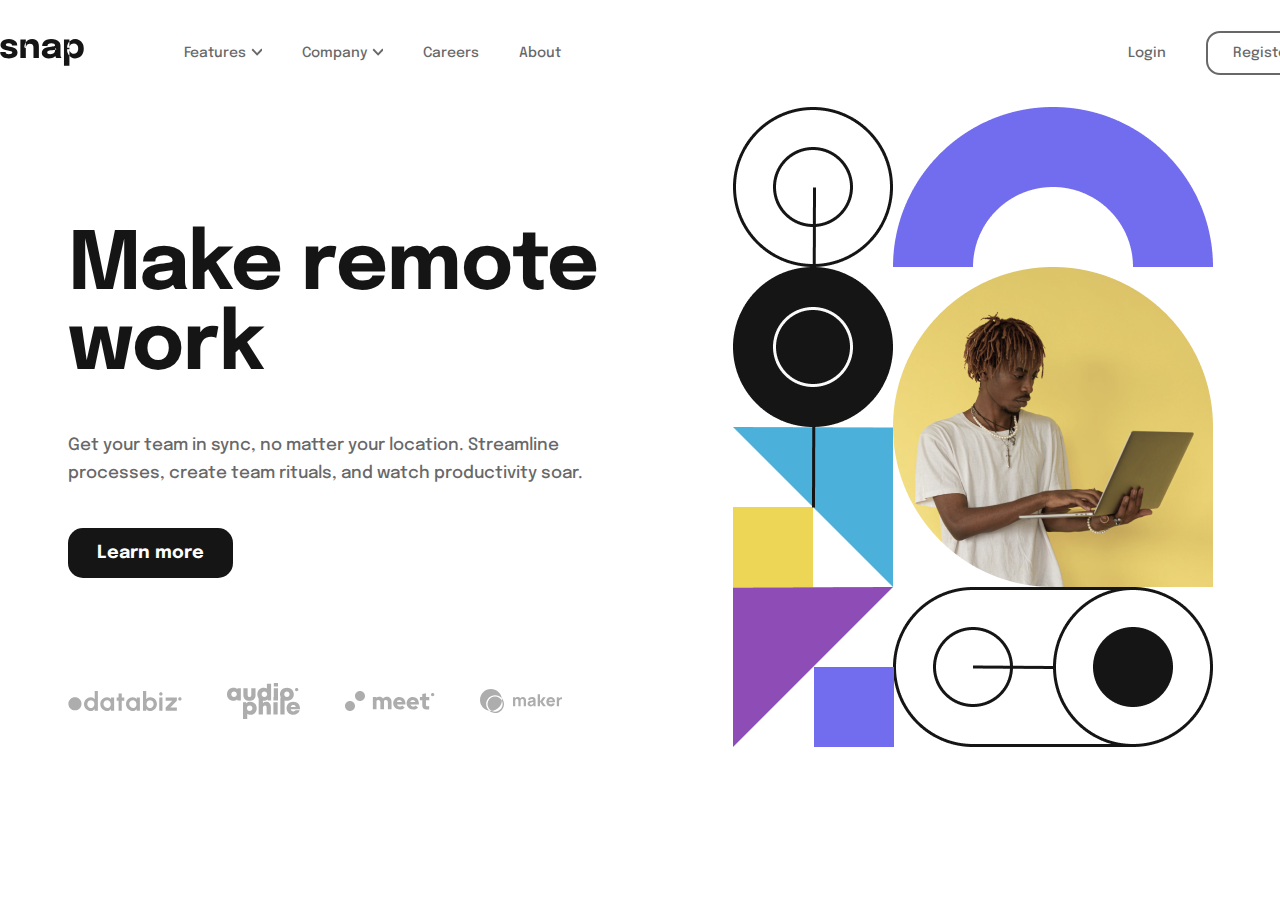
<file: index.html>
<!DOCTYPE html>
<html lang="en">

<head>
    <meta charset="UTF-8">
    <meta http-equiv="X-UA-Compatible" content="IE=edge">
    <meta name="viewport" content="width=device-width, initial-scale=1.0">
    <title>Lesson practive - 2month (1)</title>
    <link rel="stylesheet" href="./main/style.css">
</head>

<body>
    <!-- Started project -->

    <header class="header">
        <div class="container">
            <div class="header__wrapper">
                <div class="logo">
                    <a class="logo__link" href="#">
                        <img src="././images/site-logo.svg" alt="Site logo">
                    </a>
                </div>

                <nav class="sitenav">
                    <ul class="sitenav__list">
                        <li class="sitenav__items">
                            <a id="dads" class="sitenav__link sitenav__items--active" href="#">Features</a>
                            <ul class="sitenav__dropdown">
                                <li>
                                    <a class="sitenav__icons sitenav__icons1--active" href="#">Todo List</a>
                                </li>
                                <li>
                                    <a class="sitenav__icons sitenav__icons2--active" href="#">Calendar</a>
                                </li>
                                <li>
                                    <a class="sitenav__icons sitenav__icons3--active" href="#">Reminders</a>
                                </li>
                                <li>
                                    <a class="sitenav__icons sitenav__icons4--active" href="#">Planning</a>
                                </li>
                            </ul>
                        </li>
                        <li class="sitenav__items">
                            <a class="sitenav__link sitenav__items--active" href="#">Company</a>
                            <ul class="sitenav__dropdown2">
                                <li>
                                    <a class="sitenav__icons" href="#">History</a>
                                </li>
                                <li>
                                    <a class="sitenav__icons" href="#">Our Team</a>
                                </li>
                                <li>
                                    <a class="sitenav__icons" href="#">Blog</a>
                                </li>
                            </ul>
                        </li>
                        <li class="sitenav__items">
                            <a class="sitenav__link" href="#">Careers</a>
                        </li>
                        <li class="sitenav__items">
                            <a class="sitenav__link" href="#">About</a>
                        </li>
                    </ul>
                </nav>
                <div class="buttons">
                    <ul class="buttons__list">
                        <li class="buttons__item">
                            <a href="#">Login</a>
                        </li>
                        <li class="buttons__item">
                            <a class="register" href="#">Register</a>
                        </li>
                    </ul>
                </div>

            </div>
        </div>
        </div>
    </header>
    <!-- Header end -->

    <!-- Hero -->
    <div class="hero">
        <div class="hero__inner">
            <div class="hero__content">
                <div class="hero__titles">
                    <h1>Make
                        remote work</h1>
                    <p>Get your team in sync, no matter your location. Streamline processes, create team rituals, and
                        watch productivity soar.</p>
                    <a href="#">Learn more</a>
                    <div class="hero__partner">
                        <img src="././images/databiz-logo.svg" alt="Databiz partner logo">
                        <img src="././images/audio-phile-logo.svg" alt="Audio phile partner logo">
                        <img src="././images/meet-logo.svg" alt="Meet partner logo">
                        <img src="././images/maker-logo.svg" alt="Maker partner logo">
                    </div>
                </div>
                <div class="hero__bg">
                    <img src="././images/hero-bg.png" alt="Hero bg">
                </div>
            </div>
        </div>
    </div>


    <!-- Hero -->

</body>

</html>
</file>
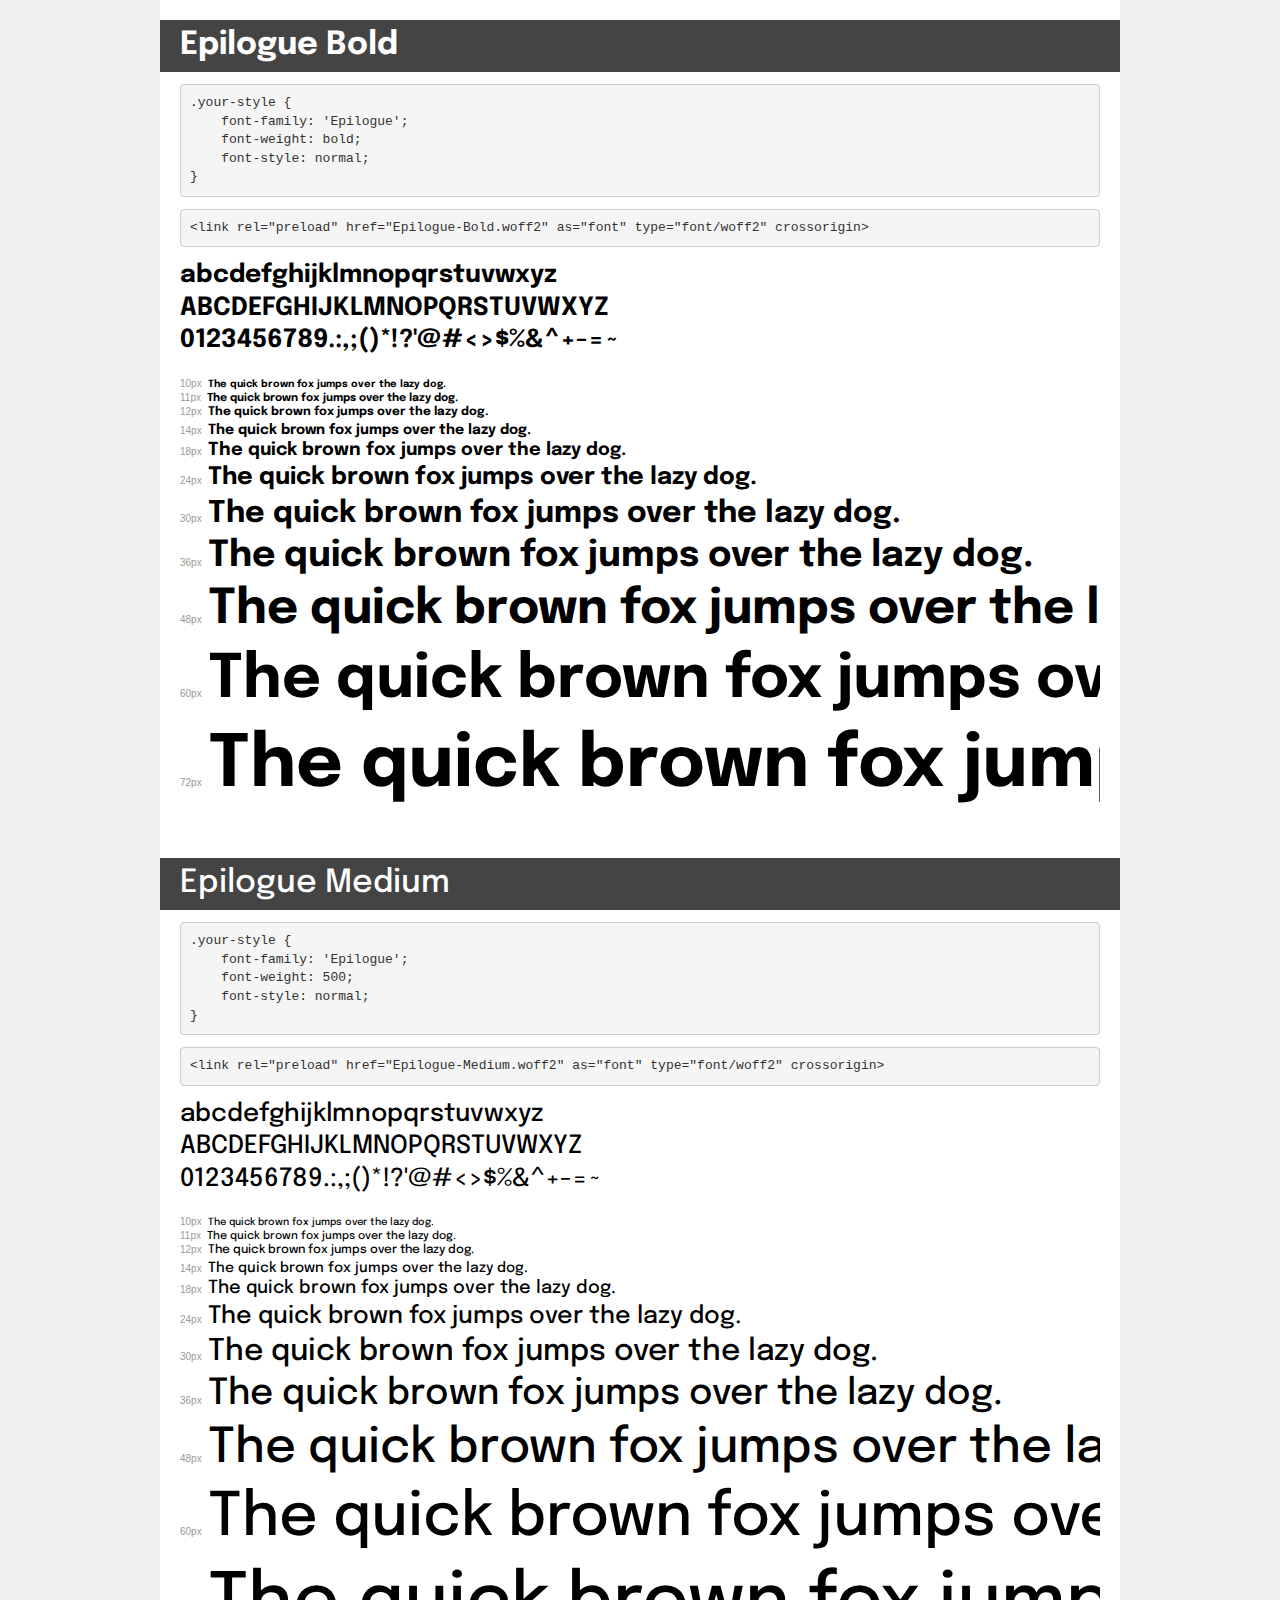
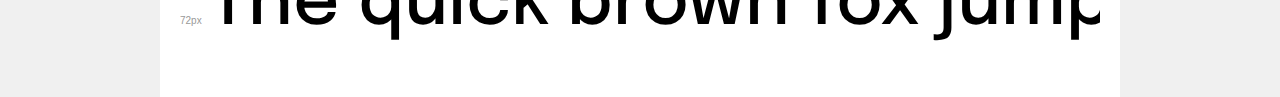
<file: fonts/Epilogue/transfonter.org-20221019-122820/demo.html>
<!DOCTYPE html>
<html lang="en">
<head>
    <meta charset="utf-8">
    <meta http-equiv="X-UA-Compatible" content="IE=edge">
    <meta name="viewport" content="width=device-width, initial-scale=1">
    <meta name="robots" content="noindex, noarchive">
    <meta name="format-detection" content="telephone=no">
    <title>Transfonter demo</title>
    <link href="stylesheet.css" rel="stylesheet">
    <style>
        /*
        http://meyerweb.com/eric/tools/css/reset/
        v2.0 | 20110126
        License: none (public domain)
        */
        html, body, div, span, applet, object, iframe,
        h1, h2, h3, h4, h5, h6, p, blockquote, pre,
        a, abbr, acronym, address, big, cite, code,
        del, dfn, em, img, ins, kbd, q, s, samp,
        small, strike, strong, sub, sup, tt, var,
        b, u, i, center,
        dl, dt, dd, ol, ul, li,
        fieldset, form, label, legend,
        table, caption, tbody, tfoot, thead, tr, th, td,
        article, aside, canvas, details, embed,
        figure, figcaption, footer, header, hgroup,
        menu, nav, output, ruby, section, summary,
        time, mark, audio, video {
            margin: 0;
            padding: 0;
            border: 0;
            font-size: 100%;
            font: inherit;
            vertical-align: baseline;
        }
        /* HTML5 display-role reset for older browsers */
        article, aside, details, figcaption, figure,
        footer, header, hgroup, menu, nav, section {
            display: block;
        }
        body {
            line-height: 1;
        }
        ol, ul {
            list-style: none;
        }
        blockquote, q {
            quotes: none;
        }
        blockquote:before, blockquote:after,
        q:before, q:after {
            content: '';
            content: none;
        }
        table {
            border-collapse: collapse;
            border-spacing: 0;
        }
        /* demo styles */
        body {
            background: #f0f0f0;
            color: #000;
        }
        .page {
            background: #fff;
            width: 920px;
            margin: 0 auto;
            padding: 20px 20px 0 20px;
            overflow: hidden;
        }
        .font-container {
            overflow-x: auto;
            overflow-y: hidden;
            margin-bottom: 40px;
            line-height: 1.3;
            white-space: nowrap;
            padding-bottom: 5px;
        }
        h1 {
            position: relative;
            background: #444;
            font-size: 32px;
            color: #fff;
            padding: 10px 20px;
            margin: 0 -20px 12px -20px;
        }
        .letters {
            font-size: 25px;
            margin-bottom: 20px;
        }
        .s10:before {
            content: '10px';
        }
        .s11:before {
            content: '11px';
        }
        .s12:before {
            content: '12px';
        }
        .s14:before {
            content: '14px';
        }
        .s18:before {
            content: '18px';
        }
        .s24:before {
            content: '24px';
        }
        .s30:before {
            content: '30px';
        }
        .s36:before {
            content: '36px';
        }
        .s48:before {
            content: '48px';
        }
        .s60:before {
            content: '60px';
        }
        .s72:before {
            content: '72px';
        }
        .s10:before, .s11:before, .s12:before, .s14:before,
        .s18:before, .s24:before, .s30:before, .s36:before,
        .s48:before, .s60:before, .s72:before {
            font-family: Arial, sans-serif;
            font-size: 10px;
            font-weight: normal;
            font-style: normal;
            color: #999;
            padding-right: 6px;
        }
        pre {
            display: block;
            padding: 9px;
            margin: 0 0 12px;
            font-family: Monaco, Menlo, Consolas, "Courier New", monospace;
            font-size: 13px;
            line-height: 1.428571429;
            color: #333;
            font-weight: normal;
            font-style: normal;
            background-color: #f5f5f5;
            border: 1px solid #ccc;
            overflow-x: auto;
            border-radius: 4px;
        }
        /* responsive */
        @media (max-width: 959px) {
            .page {
                width: auto;
                margin: 0;
            }
        }
    </style>
</head>
<body>
<div class="page">
    <div class="demo">
        <h1 style="font-family: 'Epilogue'; font-weight: bold; font-style: normal;">Epilogue Bold</h1>
        <pre title="Usage">.your-style {
    font-family: 'Epilogue';
    font-weight: bold;
    font-style: normal;
}</pre>
        <pre title="Preload (optional)">
&lt;link rel=&quot;preload&quot; href=&quot;Epilogue-Bold.woff2&quot; as=&quot;font&quot; type=&quot;font/woff2&quot; crossorigin&gt;</pre>
        <div class="font-container" style="font-family: 'Epilogue'; font-weight: bold; font-style: normal;">
            <p class="letters">
                abcdefghijklmnopqrstuvwxyz<br>
ABCDEFGHIJKLMNOPQRSTUVWXYZ<br>
                0123456789.:,;()*!?'@#&lt;&gt;$%&^+-=~
            </p>
            <p class="s10" style="font-size: 10px;">The quick brown fox jumps over the lazy dog.</p>
            <p class="s11" style="font-size: 11px;">The quick brown fox jumps over the lazy dog.</p>
            <p class="s12" style="font-size: 12px;">The quick brown fox jumps over the lazy dog.</p>
            <p class="s14" style="font-size: 14px;">The quick brown fox jumps over the lazy dog.</p>
            <p class="s18" style="font-size: 18px;">The quick brown fox jumps over the lazy dog.</p>
            <p class="s24" style="font-size: 24px;">The quick brown fox jumps over the lazy dog.</p>
            <p class="s30" style="font-size: 30px;">The quick brown fox jumps over the lazy dog.</p>
            <p class="s36" style="font-size: 36px;">The quick brown fox jumps over the lazy dog.</p>
            <p class="s48" style="font-size: 48px;">The quick brown fox jumps over the lazy dog.</p>
            <p class="s60" style="font-size: 60px;">The quick brown fox jumps over the lazy dog.</p>
            <p class="s72" style="font-size: 72px;">The quick brown fox jumps over the lazy dog.</p>
        </div>
    </div>

    <div class="demo">
        <h1 style="font-family: 'Epilogue'; font-weight: 500; font-style: normal;">Epilogue Medium</h1>
        <pre title="Usage">.your-style {
    font-family: 'Epilogue';
    font-weight: 500;
    font-style: normal;
}</pre>
        <pre title="Preload (optional)">
&lt;link rel=&quot;preload&quot; href=&quot;Epilogue-Medium.woff2&quot; as=&quot;font&quot; type=&quot;font/woff2&quot; crossorigin&gt;</pre>
        <div class="font-container" style="font-family: 'Epilogue'; font-weight: 500; font-style: normal;">
            <p class="letters">
                abcdefghijklmnopqrstuvwxyz<br>
ABCDEFGHIJKLMNOPQRSTUVWXYZ<br>
                0123456789.:,;()*!?'@#&lt;&gt;$%&^+-=~
            </p>
            <p class="s10" style="font-size: 10px;">The quick brown fox jumps over the lazy dog.</p>
            <p class="s11" style="font-size: 11px;">The quick brown fox jumps over the lazy dog.</p>
            <p class="s12" style="font-size: 12px;">The quick brown fox jumps over the lazy dog.</p>
            <p class="s14" style="font-size: 14px;">The quick brown fox jumps over the lazy dog.</p>
            <p class="s18" style="font-size: 18px;">The quick brown fox jumps over the lazy dog.</p>
            <p class="s24" style="font-size: 24px;">The quick brown fox jumps over the lazy dog.</p>
            <p class="s30" style="font-size: 30px;">The quick brown fox jumps over the lazy dog.</p>
            <p class="s36" style="font-size: 36px;">The quick brown fox jumps over the lazy dog.</p>
            <p class="s48" style="font-size: 48px;">The quick brown fox jumps over the lazy dog.</p>
            <p class="s60" style="font-size: 60px;">The quick brown fox jumps over the lazy dog.</p>
            <p class="s72" style="font-size: 72px;">The quick brown fox jumps over the lazy dog.</p>
        </div>
    </div>

</div>
</body>
</html>
</file>
<file: main/style.css>
/* Google fonts linked */
@font-face {
  font-family: "Epilogue";
  src: url("../fonts/Epilogue/transfonter.org-20221019-122820/Epilogue-Bold.woff2")
      format("woff2"),
    url("../fonts/Epilogue/transfonter.org-20221019-122820/Epilogue-Bold.woff")
      format("woff");
  font-weight: bold;
  font-style: normal;
  font-display: swap;
}

@font-face {
  font-family: "Epilogue";
  src: url("../fonts/Epilogue/transfonter.org-20221019-122820/Epilogue-Medium.woff2")
      format("woff2"),
    url("../fonts/Epilogue/transfonter.org-20221019-122820/Epilogue-Medium.woff")
      format("woff");
  font-weight: 500;
  font-style: normal;
  font-display: swap;
}
/* Google fonts linked */

html {
  scroll-behavior: smooth;
}

* {
  box-sizing: border-box;
}

body {
  margin: 0;
  padding: 0;
  font-family: "Epilogue", sans-serif;
}

img {
  vertical-align: middle;
  object-fit: contain;
}
/* Started  Header*/
.container {
  width: 1360px;
  margin: 0 auto;
}

.header__wrapper {
  display: flex;
  align-items: center;
  margin-top: 28px;
}

.logo .logo__link {
  margin-right: 60px;
}

.header__wrapper li {
  margin-right: 40px;
  list-style: none;
}

.header__wrapper a {
  text-decoration: none;
  font-weight: 500;
  font-size: 14px;
  line-height: 16px;
  color: #686868;
}

.header__wrapper a:hover {
  font-weight: 500;
  font-size: 14px;
  line-height: 16px;
  color: #151515;
}

.sitenav__items {
  margin-right: auto;
}

/* Dropdown */
.sitenav__dropdown {
  top: 70px;
  left: 180px;
  position: absolute;
  background: #ffffff;
  box-shadow: 0px 10px 40px rgba(0, 0, 0, 0.149126);
  border-radius: 10px;
  display: none;
}

.sitenav__dropdown2 {
  top: 70px;
  position: absolute;
  background: #ffffff;
  box-shadow: 0px 10px 40px rgba(0, 0, 0, 0.149126);
  border-radius: 10px;
  display: none;
}

.sitenav__dropdown li {
  padding: 13px;
}

.sitenav__dropdown2 li {
  padding: 13px;
}

.sitenav__items--active:hover::after {
  transition: all 0.3s ease-in-out;
  transform: rotate(180deg);
}

.sitenav__items--active:hover + .sitenav__dropdown {
  display: block;
}

.sitenav__items--active:hover + .sitenav__dropdown2 {
  display: block;
}

.sitenav__icons1--active::before {
  content: "";
  width: 14px;
  height: 16px;
  background-image: url("../images/dropdown-todo.svg");
  display: inline-block;
}

.sitenav__icons2--active::before {
  content: "";
  width: 14px;
  height: 16px;
  background-image: url("../images/dropdown-calendar.svg");
  display: inline-block;
}

.sitenav__icons3--active::before {
  content: "";
  width: 14px;
  height: 16px;
  background-image: url("../images/dropdown-reminders.svg");
  display: inline-block;
}

.sitenav__icons4--active::before {
  content: "";
  width: 14px;
  height: 16px;
  background-image: url("../images/dropdown-planning.svg");
  display: inline-block;
}

/* Dropdown */

.sitenav__list .sitenav__items--active::after {
  content: "";
  width: 11px;
  height: 11px;
  display: inline-block;
  background-image: url("../images/arrow-header.svg");
  background-size: 100%;
  background-repeat: no-repeat;
  background-position: bottom;
  margin-left: 5px;
}

.sitenav__list {
  display: flex;
}

.buttons {
  margin-left: auto;
}

.buttons ul {
  display: flex;
}

.buttons__list .register {
  padding: 13px 25px;
  border: 2px solid #686868;
  border-radius: 14px;
}

.buttons__list .register:hover {
  font-weight: 500;
  font-size: 14px;
  line-height: 16px;
  color: #151515;
  border: 2px solid #151515;
  border-radius: 14px;
}

/* Started  Header */

/* Hero part */
.hero {
  margin-top: 150px;
  margin-bottom: 150px;
}

.hero__titles {
  margin-right: 125px;
}

.hero__titles h1 {
  font-weight: 700;
  font-size: 80px;
  line-height: 80px;
  letter-spacing: -1.11111px;
  color: #151515;
  margin: 0;
}

.hero__titles p {
  font-weight: 500;
  font-size: 17px;
  margin-top: 45px;
  margin-bottom: 51px;
  line-height: 28px;
  color: #686868;
}

.hero__titles a {
  text-decoration: none;
  padding: 15px 28px;
  font-weight: 600;
  font-size: 18px;
  line-height: 28px;
  color: #fff;
  background: #151515;
  border-radius: 15px;
  transition: all 0.3s ease;
  border: 1px solid transparent;
}

.hero__titles a:hover {
  color: #151515;
  border: 1px solid #151515;
  background-color: transparent;
}

.hero__titles {
  width: 540px;
}

.hero__content {
  display: flex;
  justify-content: center;
}

.hero__bg img {
  margin-top: -120px;
}

.hero__partner {
  margin-top: 116px;
}

.hero__partner img {
  margin-right: 41px;
  cursor: pointer;
  /* Pointer has been set */
}

/* Hero part */
</file>
<file: fonts/Epilogue/transfonter.org-20221019-122820/stylesheet.css>
@font-face {
    font-family: 'Epilogue';
    src: url('Epilogue-Bold.woff2') format('woff2'),
        url('Epilogue-Bold.woff') format('woff');
    font-weight: bold;
    font-style: normal;
    font-display: swap;
}

@font-face {
    font-family: 'Epilogue';
    src: url('Epilogue-Medium.woff2') format('woff2'),
        url('Epilogue-Medium.woff') format('woff');
    font-weight: 500;
    font-style: normal;
    font-display: swap;
}
</file>
